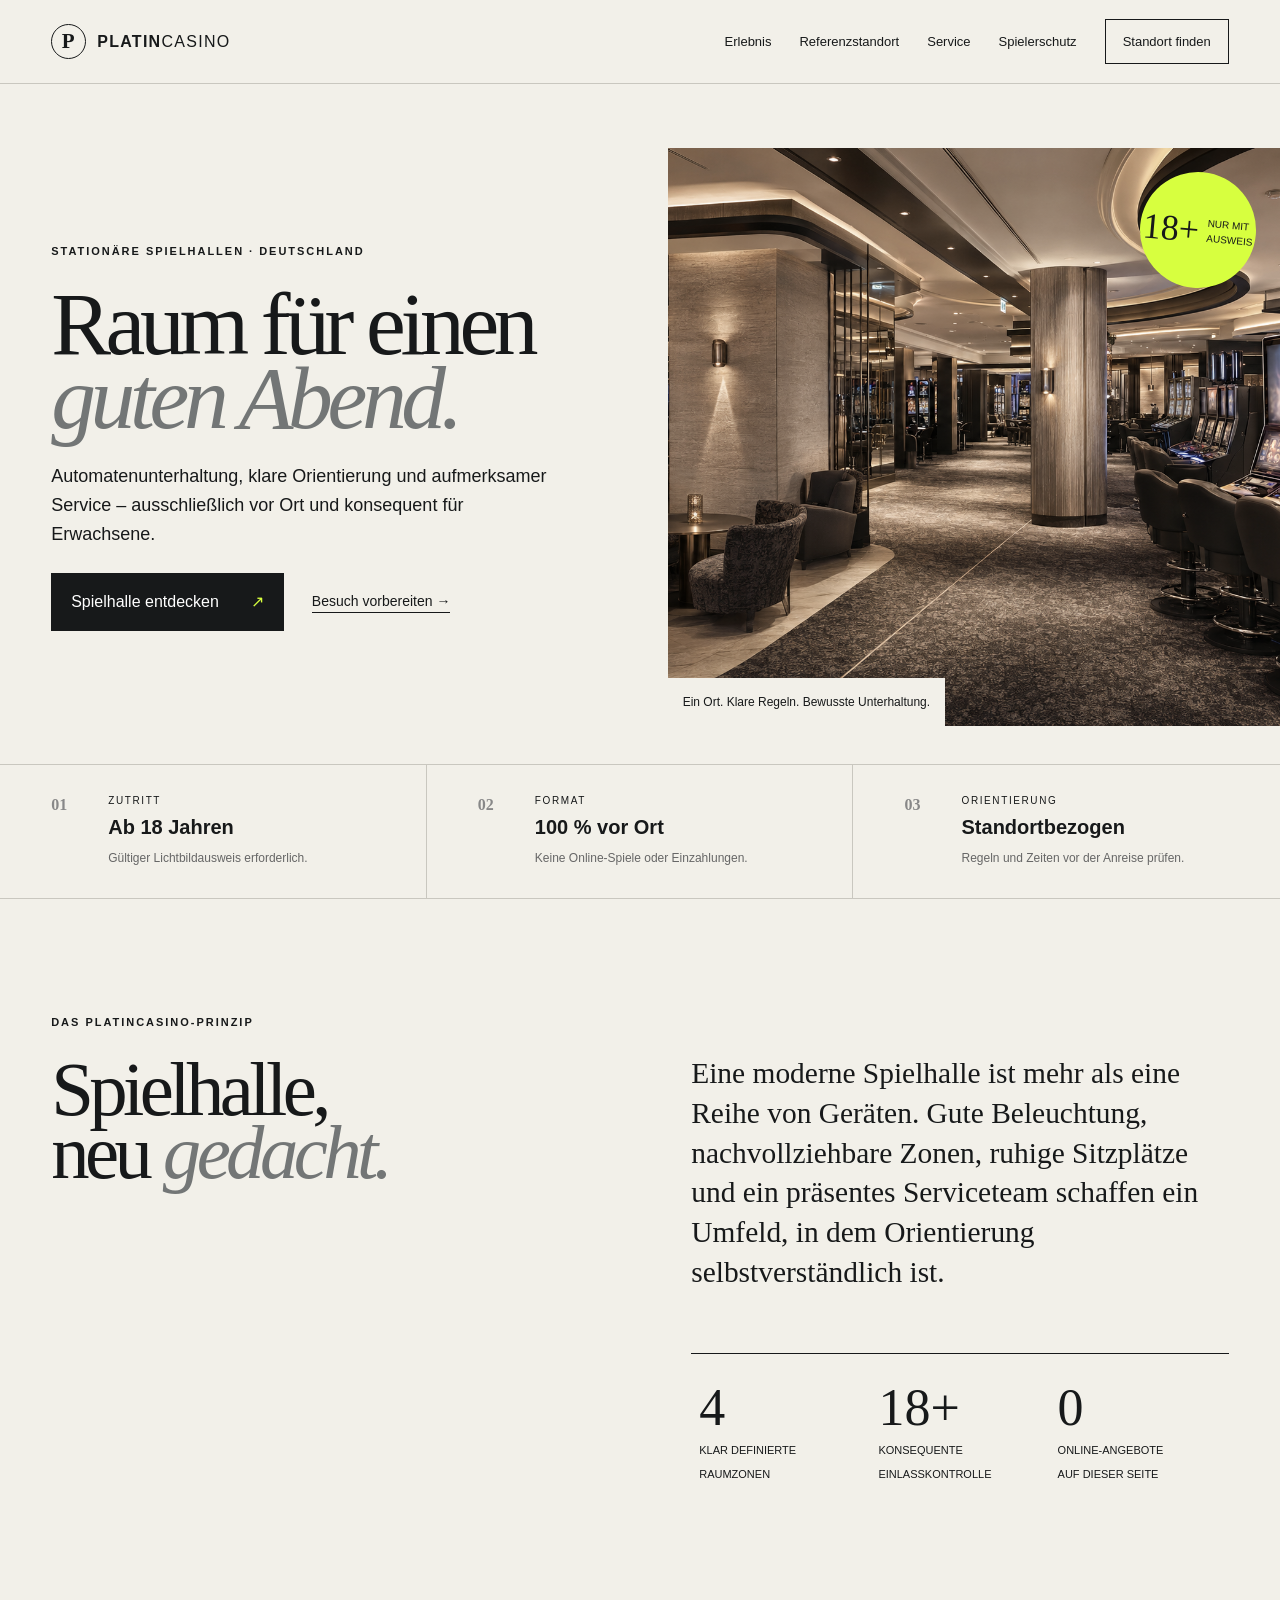
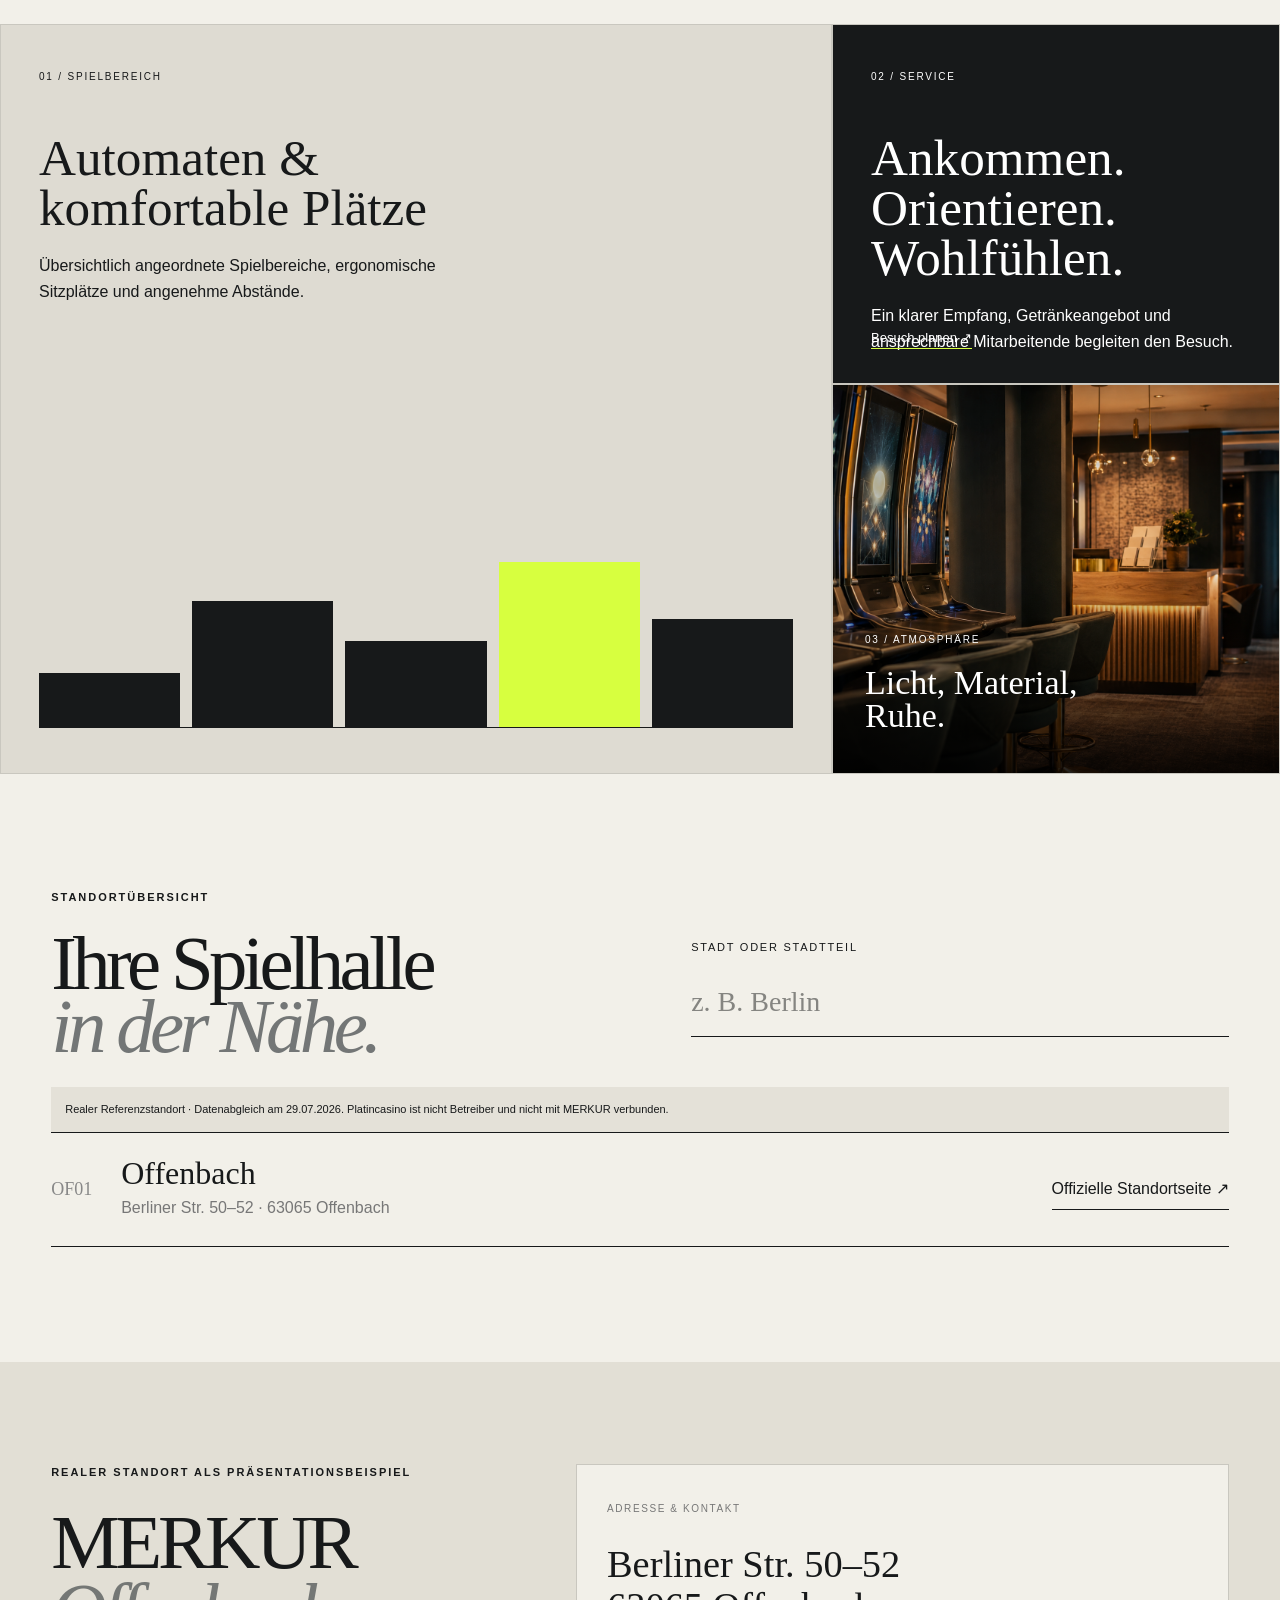
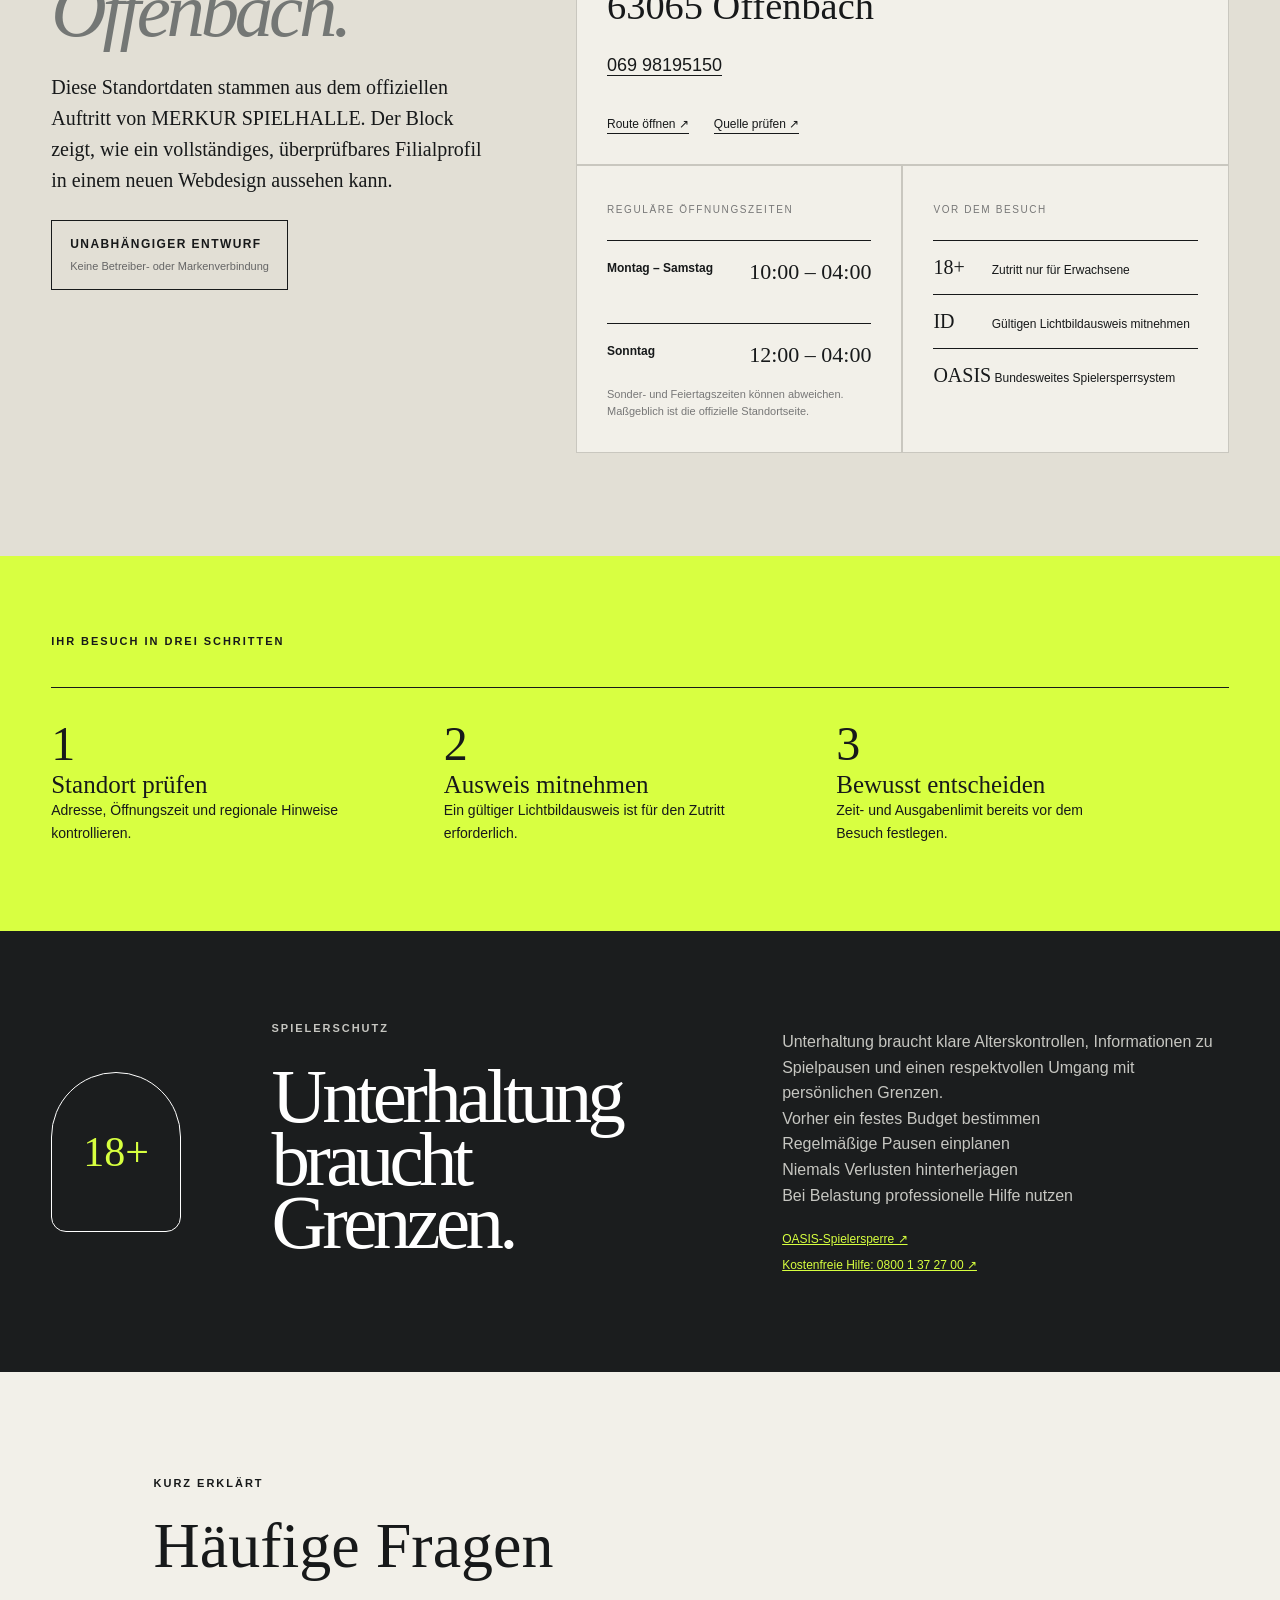
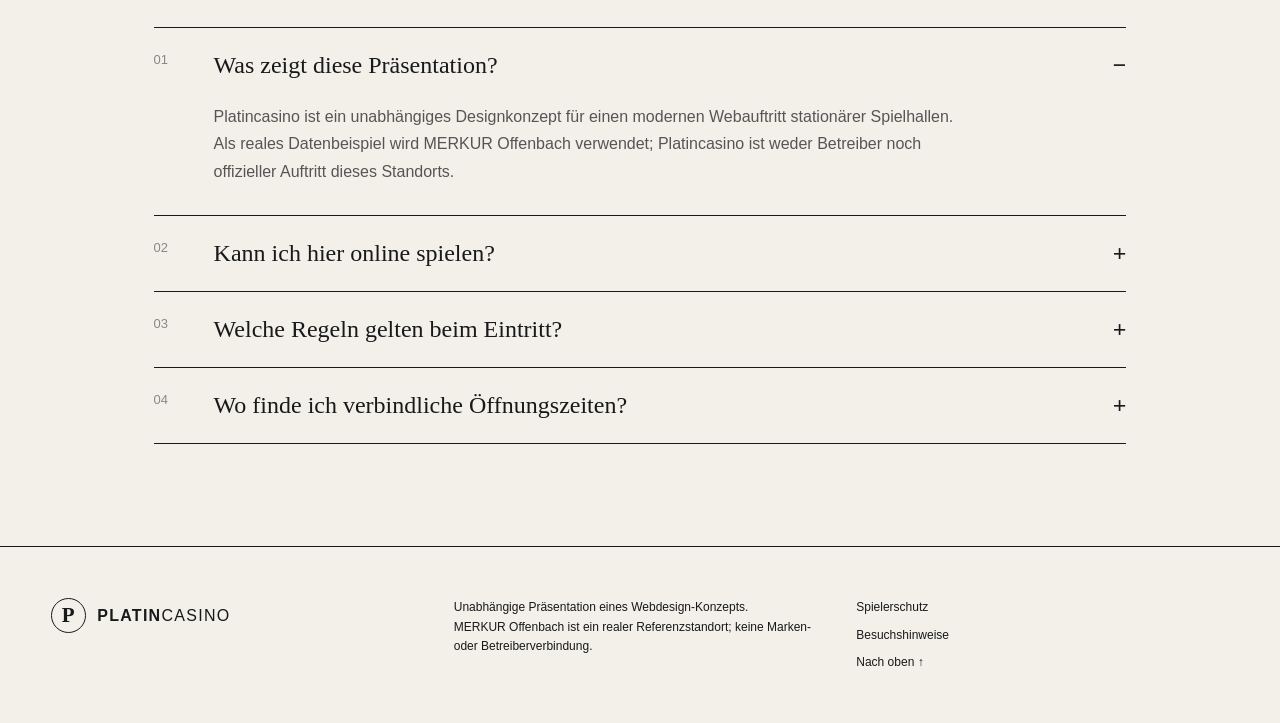
<file: index.html>
<!DOCTYPE html><html lang="de"><head><meta charSet="utf-8"/><meta name="viewport" content="width=device-width, initial-scale=1"/><link rel="preload" as="image" href="/images/platincasino-hero.png"/><link rel="preload" as="image" href="/images/gaming-hall-detail.png"/><link rel="stylesheet" href="/assets/index-Be1QVer-.css"/><title>Platincasino | Stationäre Spielhallen in Deutschland</title><meta name="description" content="Moderne physische Spielhallen, Automatenunterhaltung, Service, Besuchsplanung und Spielerschutz in Deutschland."/><link rel="shortcut icon" href="/favicon.svg"/><link rel="icon" href="/favicon.svg"/>












<link rel="canonical" href="https://platincasino-new.onrender.com/"><script async src="https://www.googletagmanager.com/gtag/js?id=AW-18094475673"></script>
<script>
  window.dataLayer = window.dataLayer || [];
  function gtag(){dataLayer.push(arguments);}
  gtag('js', new Date());
  gtag('config', 'AW-18094475673');
</script></head><body><main><header class="topbar"><a class="brand" href="#top" aria-label="Platincasino Startseite"><span class="brandMark">P</span><span>PLATIN<em>CASINO</em></span></a><button class="menuBtn" aria-expanded="false">Menü</button><nav class="nav" aria-label="Hauptnavigation"><a href="#erlebnis">Erlebnis</a><a href="#spielhallen">Referenzstandort</a><a href="#service">Service</a><a href="#schutz">Spielerschutz</a><a class="navCta" href="#spielhallen">Standort finden</a></nav></header><section class="hero" id="top"><div class="heroCopy"><p class="eyebrow">Stationäre Spielhallen · Deutschland</p><h1>Raum für einen<br/><i>guten Abend.</i></h1><p class="lead">Automatenunterhaltung, klare Orientierung und aufmerksamer Service – ausschließlich vor Ort und konsequent für Erwachsene.</p><div class="heroActions"><a class="primary" href="#spielhallen">Spielhalle entdecken <span>↗</span></a><a class="textLink" href="#besuch">Besuch vorbereiten →</a></div></div><div class="heroVisual"><img src="/images/platincasino-hero.png" alt="Modern gestalteter Innenraum einer stationären Spielhalle"/><div class="ageSeal"><strong>18+</strong><span>Nur mit<br/>Ausweis</span></div><p class="caption">Ein Ort. Klare Regeln. Bewusste Unterhaltung.</p></div></section><section class="facts" aria-label="Besuchsinformationen"><article><b>01</b><span>Zutritt</span><strong>Ab 18 Jahren</strong><p>Gültiger Lichtbildausweis erforderlich.</p></article><article><b>02</b><span>Format</span><strong>100 % vor Ort</strong><p>Keine Online-Spiele oder Einzahlungen.</p></article><article><b>03</b><span>Orientierung</span><strong>Standortbezogen</strong><p>Regeln und Zeiten vor der Anreise prüfen.</p></article></section><section class="manifest" id="erlebnis"><div><p class="eyebrow">Das Platincasino-Prinzip</p><h2>Spielhalle,<br/>neu <i>gedacht.</i></h2></div><div class="manifestText"><p>Eine moderne Spielhalle ist mehr als eine Reihe von Geräten. Gute Beleuchtung, nachvollziehbare Zonen, ruhige Sitzplätze und ein präsentes Serviceteam schaffen ein Umfeld, in dem Orientierung selbstverständlich ist.</p><div class="metrics"><div><strong>4</strong><span>klar definierte<br/>Raumzonen</span></div><div><strong>18+</strong><span>konsequente<br/>Einlasskontrolle</span></div><div><strong>0</strong><span>Online-Angebote<br/>auf dieser Seite</span></div></div></div></section><section class="experienceGrid" id="service"><article class="feature big"><span class="number">01 / SPIELBEREICH</span><h3>Automaten &amp;<br/>komfortable Plätze</h3><p>Übersichtlich angeordnete Spielbereiche, ergonomische Sitzplätze und angenehme Abstände.</p><div class="diagram"><span></span><span></span><span></span><span></span><span></span></div></article><article class="feature dark"><span class="number">02 / SERVICE</span><h3>Ankommen.<br/>Orientieren.<br/>Wohlfühlen.</h3><p>Ein klarer Empfang, Getränkeangebot und ansprechbare Mitarbeitende begleiten den Besuch.</p><a href="#besuch">Besuch planen ↗</a></article><article class="feature imageCard"><img src="/images/gaming-hall-detail.png" alt="Sitzbereich und Servicezone einer modernen Spielhalle"/><div><span class="number">03 / ATMOSPHÄRE</span><h3>Licht, Material,<br/>Ruhe.</h3></div></article></section><section class="locator" id="spielhallen"><div class="locatorHead"><div><p class="eyebrow">Standortübersicht</p><h2>Ihre Spielhalle<br/><i>in der Nähe.</i></h2></div><label><span>Stadt oder Stadtteil</span><input placeholder="z. B. Berlin" value=""/></label></div><p class="notice">Realer Referenzstandort · Datenabgleich am 29.07.2026. Platincasino ist nicht Betreiber und nicht mit MERKUR verbunden.</p><div class="hallList"><article><span>OF01</span><div><h3>Offenbach</h3><p>Berliner Str. 50–52 · 63065 Offenbach</p></div><a href="https://merkur-spielhalle.de/Standorte/Standortdetailseite.php?ID=7059001" target="_blank" rel="noreferrer">Offizielle Standortseite<!-- --> ↗</a></article></div></section><section class="venueProfile" aria-labelledby="venue-title"><div class="venueIntro"><p class="eyebrow">Realer Standort als Präsentationsbeispiel</p><h2 id="venue-title">MERKUR<br/><i>Offenbach.</i></h2><p>Diese Standortdaten stammen aus dem offiziellen Auftritt von MERKUR SPIELHALLE. Der Block zeigt, wie ein vollständiges, überprüfbares Filialprofil in einem neuen Webdesign aussehen kann.</p><div class="sourceBadge"><b>Unabhängiger Entwurf</b><span>Keine Betreiber- oder Markenverbindung</span></div></div><div class="venueData"><article class="addressCard"><span>Adresse &amp; Kontakt</span><h3>Berliner Str. 50–52<br/>63065 Offenbach</h3><a href="tel:+496998195150">069 98195150</a><div class="venueActions"><a href="https://www.google.com/maps/search/?api=1&amp;query=Berliner+Str.+50-52+63065+Offenbach" target="_blank" rel="noreferrer">Route öffnen ↗</a><a href="https://merkur-spielhalle.de/Standorte/Standortdetailseite.php?ID=7059001" target="_blank" rel="noreferrer">Quelle prüfen ↗</a></div></article><article class="hoursCard"><span>Reguläre Öffnungszeiten</span><div><b>Montag – Samstag</b><strong>10:00 – 04:00</strong></div><div><b>Sonntag</b><strong>12:00 – 04:00</strong></div><p>Sonder- und Feiertagszeiten können abweichen. Maßgeblich ist die offizielle Standortseite.</p></article><article class="entryCard"><span>Vor dem Besuch</span><ul><li><b>18+</b> Zutritt nur für Erwachsene</li><li><b>ID</b> Gültigen Lichtbildausweis mitnehmen</li><li><b>OASIS</b> Bundesweites Spielersperrsystem</li></ul></article></div></section><section class="visit" id="besuch"><p class="eyebrow">Ihr Besuch in drei Schritten</p><div class="timeline"><article><b>1</b><h3>Standort prüfen</h3><p>Adresse, Öffnungszeit und regionale Hinweise kontrollieren.</p></article><article><b>2</b><h3>Ausweis mitnehmen</h3><p>Ein gültiger Lichtbildausweis ist für den Zutritt erforderlich.</p></article><article><b>3</b><h3>Bewusst entscheiden</h3><p>Zeit- und Ausgabenlimit bereits vor dem Besuch festlegen.</p></article></div></section><section class="responsible" id="schutz"><div class="shield">18+</div><div><p class="eyebrow">Spielerschutz</p><h2>Unterhaltung<br/>braucht Grenzen.</h2></div><div><p>Unterhaltung braucht klare Alterskontrollen, Informationen zu Spielpausen und einen respektvollen Umgang mit persönlichen Grenzen.</p><ul><li>Vorher ein festes Budget bestimmen</li><li>Regelmäßige Pausen einplanen</li><li>Niemals Verlusten hinterherjagen</li><li>Bei Belastung professionelle Hilfe nutzen</li></ul><div class="helpLinks"><a href="https://rp-darmstadt.hessen.de/sicherheit-und-kommunales/gluecksspiel/spielersperrsystem-oasis" target="_blank" rel="noreferrer">OASIS-Spielersperre ↗</a><a href="https://www.bioeg.de/service/infotelefone/gluecksspielsucht/" target="_blank" rel="noreferrer">Kostenfreie Hilfe: 0800 1 37 27 00 ↗</a></div></div></section><section class="faq"><p class="eyebrow">Kurz erklärt</p><h2>Häufige Fragen</h2><article><button aria-expanded="true"><span>01</span>Was zeigt diese Präsentation?<b>−</b></button><p>Platincasino ist ein unabhängiges Designkonzept für einen modernen Webauftritt stationärer Spielhallen. Als reales Datenbeispiel wird MERKUR Offenbach verwendet; Platincasino ist weder Betreiber noch offizieller Auftritt dieses Standorts.</p></article><article><button aria-expanded="false"><span>02</span>Kann ich hier online spielen?<b>+</b></button></article><article><button aria-expanded="false"><span>03</span>Welche Regeln gelten beim Eintritt?<b>+</b></button></article><article><button aria-expanded="false"><span>04</span>Wo finde ich verbindliche Öffnungszeiten?<b>+</b></button></article></section><footer><div class="brand footerBrand"><span class="brandMark">P</span><span>PLATIN<em>CASINO</em></span></div><p>Unabhängige Präsentation eines Webdesign-Konzepts.<br/>MERKUR Offenbach ist ein realer Referenzstandort; keine Marken- oder Betreiberverbindung.</p><div><a href="#schutz">Spielerschutz</a><a href="#besuch">Besuchshinweise</a><a href="#top">Nach oben ↑</a></div></footer></main><script>
document.addEventListener("DOMContentLoaded", function () {
  const menu = document.querySelector(".menu, .menuBtn");
  const nav = document.querySelector("header nav, .topbar .nav");
  if (menu && nav) {
    menu.addEventListener("click", function () {
      const open = nav.classList.toggle("open");
      menu.setAttribute("aria-expanded", String(open));
      menu.textContent = open ? "Schließen" : "Menü";
    });
  }
  document.querySelectorAll(".questions article button").forEach(function (button) {
    button.addEventListener("click", function () {
      const article = button.closest("article");
      if (article) article.classList.toggle("open");
    });
  });
});
</script></body></html>
</file>
<file: assets/index-Be1QVer-.css>
/*! tailwindcss v4.2.1 | MIT License | https://tailwindcss.com */
@layer theme{:root,:host{--font-sans:ui-sans-serif, system-ui, sans-serif, "Apple Color Emoji", "Segoe UI Emoji", "Segoe UI Symbol", "Noto Color Emoji";--font-mono:ui-monospace, SFMono-Regular, Menlo, Monaco, Consolas, "Liberation Mono", "Courier New", monospace;--spacing:.25rem;--default-font-family:var(--font-sans);--default-mono-font-family:var(--font-mono)}}@layer base{*,:after,:before,::backdrop{box-sizing:border-box;border:0 solid;margin:0;padding:0}::file-selector-button{box-sizing:border-box;border:0 solid;margin:0;padding:0}html,:host{-webkit-text-size-adjust:100%;tab-size:4;line-height:1.5;font-family:var(--default-font-family,ui-sans-serif, system-ui, sans-serif, "Apple Color Emoji", "Segoe UI Emoji", "Segoe UI Symbol", "Noto Color Emoji");font-feature-settings:var(--default-font-feature-settings,normal);font-variation-settings:var(--default-font-variation-settings,normal);-webkit-tap-highlight-color:transparent}hr{height:0;color:inherit;border-top-width:1px}abbr:where([title]){-webkit-text-decoration:underline dotted;text-decoration:underline dotted}h1,h2,h3,h4,h5,h6{font-size:inherit;font-weight:inherit}a{color:inherit;-webkit-text-decoration:inherit;-webkit-text-decoration:inherit;-webkit-text-decoration:inherit;-webkit-text-decoration:inherit;text-decoration:inherit}b,strong{font-weight:bolder}code,kbd,samp,pre{font-family:var(--default-mono-font-family,ui-monospace, SFMono-Regular, Menlo, Monaco, Consolas, "Liberation Mono", "Courier New", monospace);font-feature-settings:var(--default-mono-font-feature-settings,normal);font-variation-settings:var(--default-mono-font-variation-settings,normal);font-size:1em}small{font-size:80%}sub,sup{vertical-align:baseline;font-size:75%;line-height:0;position:relative}sub{bottom:-.25em}sup{top:-.5em}table{text-indent:0;border-color:inherit;border-collapse:collapse}:-moz-focusring{outline:auto}progress{vertical-align:baseline}summary{display:list-item}ol,ul,menu{list-style:none}img,svg,video,canvas,audio,iframe,embed,object{vertical-align:middle;display:block}img,video{max-width:100%;height:auto}button,input,select,optgroup,textarea{font:inherit;font-feature-settings:inherit;font-variation-settings:inherit;letter-spacing:inherit;color:inherit;opacity:1;background-color:#0000;border-radius:0}::file-selector-button{font:inherit;font-feature-settings:inherit;font-variation-settings:inherit;letter-spacing:inherit;color:inherit;opacity:1;background-color:#0000;border-radius:0}:where(select:is([multiple],[size])) optgroup{font-weight:bolder}:where(select:is([multiple],[size])) optgroup option{padding-inline-start:20px}::file-selector-button{margin-inline-end:4px}::placeholder{opacity:1}@supports (not ((-webkit-appearance:-apple-pay-button))) or (contain-intrinsic-size:1px){::placeholder{color:currentColor}@supports (color:color-mix(in lab, red, red)){::placeholder{color:color-mix(in oklab, currentcolor 50%, transparent)}}}textarea{resize:vertical}::-webkit-search-decoration{-webkit-appearance:none}::-webkit-date-and-time-value{min-height:1lh;text-align:inherit}::-webkit-datetime-edit{display:inline-flex}::-webkit-datetime-edit-fields-wrapper{padding:0}::-webkit-datetime-edit{padding-block:0}::-webkit-datetime-edit-year-field{padding-block:0}::-webkit-datetime-edit-month-field{padding-block:0}::-webkit-datetime-edit-day-field{padding-block:0}::-webkit-datetime-edit-hour-field{padding-block:0}::-webkit-datetime-edit-minute-field{padding-block:0}::-webkit-datetime-edit-second-field{padding-block:0}::-webkit-datetime-edit-millisecond-field{padding-block:0}::-webkit-datetime-edit-meridiem-field{padding-block:0}::-webkit-calendar-picker-indicator{line-height:1}:-moz-ui-invalid{box-shadow:none}button,input:where([type=button],[type=reset],[type=submit]){appearance:button}::file-selector-button{appearance:button}::-webkit-inner-spin-button{height:auto}::-webkit-outer-spin-button{height:auto}[hidden]:where(:not([hidden=until-found])){display:none!important}}@layer components;@layer utilities{.visible{visibility:visible}.relative{position:relative}.start{inset-inline-start:var(--spacing)}.table{display:table}.antialiased{-webkit-font-smoothing:antialiased;-moz-osx-font-smoothing:grayscale}}:root{--ink:#17191a;--paper:#f2f0e9;--silver:#c8cbcb;--line:#c9c7bf;--acid:#d7ff3f;--serif:Georgia,"Times New Roman",serif}*{box-sizing:border-box}html{scroll-behavior:smooth}body{background:var(--paper);color:var(--ink);margin:0;font-family:Arial,Helvetica,sans-serif}a{color:inherit;text-decoration:none}button,input{font:inherit}.topbar{border-bottom:1px solid var(--line);z-index:20;justify-content:space-between;align-items:center;height:84px;padding:0 4vw;display:flex;position:relative}.brand{letter-spacing:.08em;align-items:center;gap:11px;font-weight:800;display:flex}.brand em{font-style:normal;font-weight:400}.brandMark{width:35px;height:35px;font-family:var(--serif);border:1px solid;border-radius:50%;place-items:center;font-size:21px;display:grid}.nav{align-items:center;gap:28px;font-size:13px;display:flex}.nav a:hover{text-decoration:underline}.navCta{border:1px solid;padding:12px 17px}.menuBtn{background:0 0;border:0;display:none}.hero{grid-template-columns:48% 52%;gap:4vw;min-height:680px;padding:5vw 4vw 3vw;display:grid}.eyebrow{text-transform:uppercase;letter-spacing:.18em;font-size:11px;font-weight:700}.heroCopy{flex-direction:column;justify-content:center;display:flex}.hero h1,.manifest h2,.locator h2,.responsible h2{font-family:var(--serif);letter-spacing:-.06em;margin:28px 0;font-size:clamp(58px,7vw,112px);font-weight:400;line-height:.82}.hero h1 i,.manifest h2 i,.locator h2 i{color:#737676;font-weight:400}.lead{max-width:520px;font-size:18px;line-height:1.6}.heroActions{align-items:center;gap:28px;margin-top:24px;display:flex}.primary{background:var(--ink);color:#fff;gap:32px;padding:17px 20px;display:inline-flex}.primary span{color:var(--acid)}.textLink{border-bottom:1px solid;font-size:14px}.heroVisual{min-height:570px;position:relative}.heroVisual img{object-fit:cover;filter:saturate(.8);width:100%;height:100%}.ageSeal{background:var(--acid);border-radius:50%;justify-content:center;align-items:center;gap:8px;width:116px;height:116px;display:flex;position:absolute;top:24px;right:24px;transform:rotate(5deg)}.ageSeal strong{font:36px var(--serif)}.ageSeal span{text-transform:uppercase;font-size:10px}.caption{background:var(--paper);margin:0;padding:15px;font-size:12px;position:absolute;bottom:0;left:0}.facts{border-top:1px solid var(--line);border-bottom:1px solid var(--line);grid-template-columns:repeat(3,1fr);display:grid}.facts article{border-right:1px solid var(--line);grid-template-columns:45px 1fr;gap:4px 12px;padding:28px 4vw;display:grid}.facts article:last-child{border:0}.facts b{color:#888;font-family:var(--serif);grid-row:1/4}.facts span{letter-spacing:.16em;text-transform:uppercase;font-size:10px}.facts strong{font-size:20px}.facts p{color:#666;margin:3px 0;font-size:12px}.manifest{grid-template-columns:1fr 1fr;gap:8vw;padding:9vw 4vw;display:grid}.manifest h2,.locator h2,.responsible h2{font-size:clamp(52px,6vw,86px)}.manifestText>p{font:clamp(22px,2.3vw,34px)/1.35 var(--serif);margin-top:40px}.metrics{border-top:1px solid;grid-template-columns:repeat(3,1fr);margin-top:60px;display:grid}.metrics div{padding:24px 8px}.metrics strong{font:52px var(--serif);display:block}.metrics span{text-transform:uppercase;font-size:11px;line-height:1.5}.experienceGrid{grid-template-rows:360px 390px;grid-template-columns:1.3fr .7fr;display:grid}.feature{border:1px solid var(--line);padding:38px;position:relative;overflow:hidden}.feature.big{background:#dedbd2;grid-row:1/3}.feature h3{font:clamp(34px,4vw,66px)/.98 var(--serif);margin:46px 0 20px}.feature p{max-width:420px;line-height:1.6}.number{letter-spacing:.18em;font-size:10px}.feature.dark{background:var(--ink);color:#fff}.feature.dark a{border-bottom:1px solid var(--acid);font-size:13px;position:absolute;bottom:34px}.imageCard{padding:0}.imageCard img{object-fit:cover;width:100%;height:100%}.imageCard div{color:#fff;background:linear-gradient(#0000,#000000d9);padding:50px 32px 24px;position:absolute;inset:auto 0 0}.imageCard h3{margin:16px 0;font-size:34px}.diagram{border-bottom:1px solid;align-items:flex-end;gap:12px;height:180px;display:flex;position:absolute;bottom:45px;left:38px;right:38px}.diagram span{height:var(--h);background:var(--ink);flex:1}.diagram span:first-child{height:30%}.diagram span:nth-child(2){height:70%}.diagram span:nth-child(3){height:48%}.diagram span:nth-child(4){background:var(--acid);height:92%}.diagram span:nth-child(5){height:60%}.locator{padding:9vw 4vw}.locatorHead{grid-template-columns:1fr 1fr;gap:8vw;display:grid}.locator label{align-self:center}.locator label span{text-transform:uppercase;letter-spacing:.16em;margin-bottom:12px;font-size:11px;display:block}.locator input{width:100%;font:28px var(--serif);background:0 0;border:0;border-bottom:1px solid;outline:none;padding:18px 0}.notice{background:#e4e1d8;padding:14px;font-size:11px}.hallList{border-top:1px solid}.hallList article{border-bottom:1px solid;grid-template-columns:70px 1fr auto;align-items:center;padding:22px 0;display:grid}.hallList>article>span{font:18px var(--serif);color:#888}.hallList h3{font:32px var(--serif);margin:0}.hallList p{color:#777;margin:4px 0}.hallList a{border-bottom:1px solid;padding:8px 0}.venueProfile{background:#e2dfd5;grid-template-columns:.8fr 1.2fr;gap:7vw;padding:8vw 4vw;display:grid}.venueIntro h2{font:clamp(52px,6vw,86px)/.88 var(--serif);letter-spacing:-.055em;margin:28px 0}.venueIntro h2 i{color:#747775;font-weight:400}.venueIntro>p:last-of-type{font:20px/1.55 var(--serif);max-width:560px}.sourceBadge{border:1px solid;flex-direction:column;margin-top:24px;padding:14px 18px;display:inline-flex}.sourceBadge b{text-transform:uppercase;letter-spacing:.12em;font-size:12px}.sourceBadge span{color:#666;margin-top:5px;font-size:11px}.venueData{grid-template-columns:1fr 1fr;display:grid}.venueData article{border:1px solid var(--line);background:var(--paper);padding:30px}.venueData article>span{letter-spacing:.16em;text-transform:uppercase;color:#777;font-size:10px}.addressCard{grid-column:1/3}.addressCard h3{font:clamp(30px,3vw,46px)/1.08 var(--serif);margin:25px 0}.addressCard>a{border-bottom:1px solid;font-size:18px}.venueActions{gap:25px;margin-top:36px;display:flex}.venueActions a{border-bottom:1px solid;font-size:12px}.hoursCard div{border-top:1px solid;justify-content:space-between;gap:20px;margin-top:20px;padding:18px 0;display:flex}.hoursCard b{font-size:12px}.hoursCard strong{font:22px var(--serif);white-space:nowrap}.hoursCard p{color:#777;font-size:11px;line-height:1.5}.entryCard ul{margin:20px 0;padding:0;list-style:none}.entryCard li{border-top:1px solid;padding:15px 0;font-size:12px}.entryCard li b{min-width:55px;font:20px var(--serif);display:inline-block}.visit{background:#d8ff41;padding:6vw 4vw}.timeline{grid-template-columns:repeat(3,1fr);margin-top:38px;display:grid}.timeline article{border-top:1px solid;padding:28px 8vw 10px 0}.timeline b{font:48px var(--serif)}.timeline h3{font:25px var(--serif)}.timeline p{font-size:14px;line-height:1.6}.responsible{color:#fff;background:#1b1d1e;grid-template-columns:.35fr 1fr 1fr;align-items:center;gap:5vw;padding:7vw 4vw;display:grid}.shield{width:130px;height:160px;font:42px var(--serif);color:var(--acid);border:1px solid #fff;border-radius:65px 65px 15px 15px;place-items:center;display:grid}.responsible p,.responsible li{color:#c6c6c1;line-height:1.6}.helpLinks{flex-direction:column;gap:8px;margin-top:22px;display:flex}.helpLinks a{color:var(--acid);font-size:12px;text-decoration:underline}.faq{padding:8vw 12vw}.faq h2{font:64px var(--serif);margin:18px 0 44px}.faq article{border-top:1px solid}.faq article:last-child{border-bottom:1px solid}.faq button{text-align:left;width:100%;font:24px var(--serif);cursor:pointer;background:0 0;border:0;grid-template-columns:60px 1fr auto;padding:24px 0;display:grid}.faq button span{color:#888;font:13px Arial}.faq article>p{color:#555;max-width:760px;margin:0 0 30px 60px;line-height:1.7}footer{border-top:1px solid;grid-template-columns:1fr 1fr 1fr;align-items:start;gap:30px;padding:4vw;display:grid}footer p,footer a{font-size:12px;line-height:1.6}footer div:last-child{flex-direction:column;gap:8px;display:flex}.cookie{z-index:50;background:#fff;border:1px solid;align-items:center;gap:14px;padding:18px 22px;display:flex;position:fixed;bottom:20px;left:20px;right:20px;box-shadow:0 20px 60px #0003}.cookie div{flex:1}.cookie p{margin:4px 0;font-size:12px}.cookie button{background:0 0;border:1px solid;padding:11px 16px}.cookie .cookiePrimary{background:var(--ink);color:#fff}@media (width<=850px){.topbar{height:68px}.menuBtn{display:block}.nav{background:var(--paper);border-bottom:1px solid;flex-direction:column;align-items:flex-start;padding:24px;display:none;position:absolute;top:68px;left:0;right:0}.nav.open{display:flex}.hero{grid-template-columns:1fr;padding-top:60px}.heroVisual{min-height:430px}.facts{grid-template-columns:1fr}.facts article{border-bottom:1px solid;border-right:0}.manifest,.locatorHead,.responsible,.venueProfile{grid-template-columns:1fr}.experienceGrid{display:block}.feature{min-height:390px}.feature.big{min-height:640px}.metrics{gap:6px}.metrics strong{font-size:38px}.venueData{grid-template-columns:1fr}.addressCard{grid-column:auto}.venueActions{flex-direction:column;align-items:flex-start}.timeline{grid-template-columns:1fr}.hallList article{grid-template-columns:45px 1fr}.hallList a{grid-column:2;justify-self:start;margin-top:8px}.faq{padding:70px 5vw}.faq h2{font-size:48px}.faq button{grid-template-columns:40px 1fr auto;font-size:19px}.faq article>p{margin-left:40px}.cookie{flex-wrap:wrap}.cookie div{flex-basis:100%}footer{grid-template-columns:1fr}}
</file>
